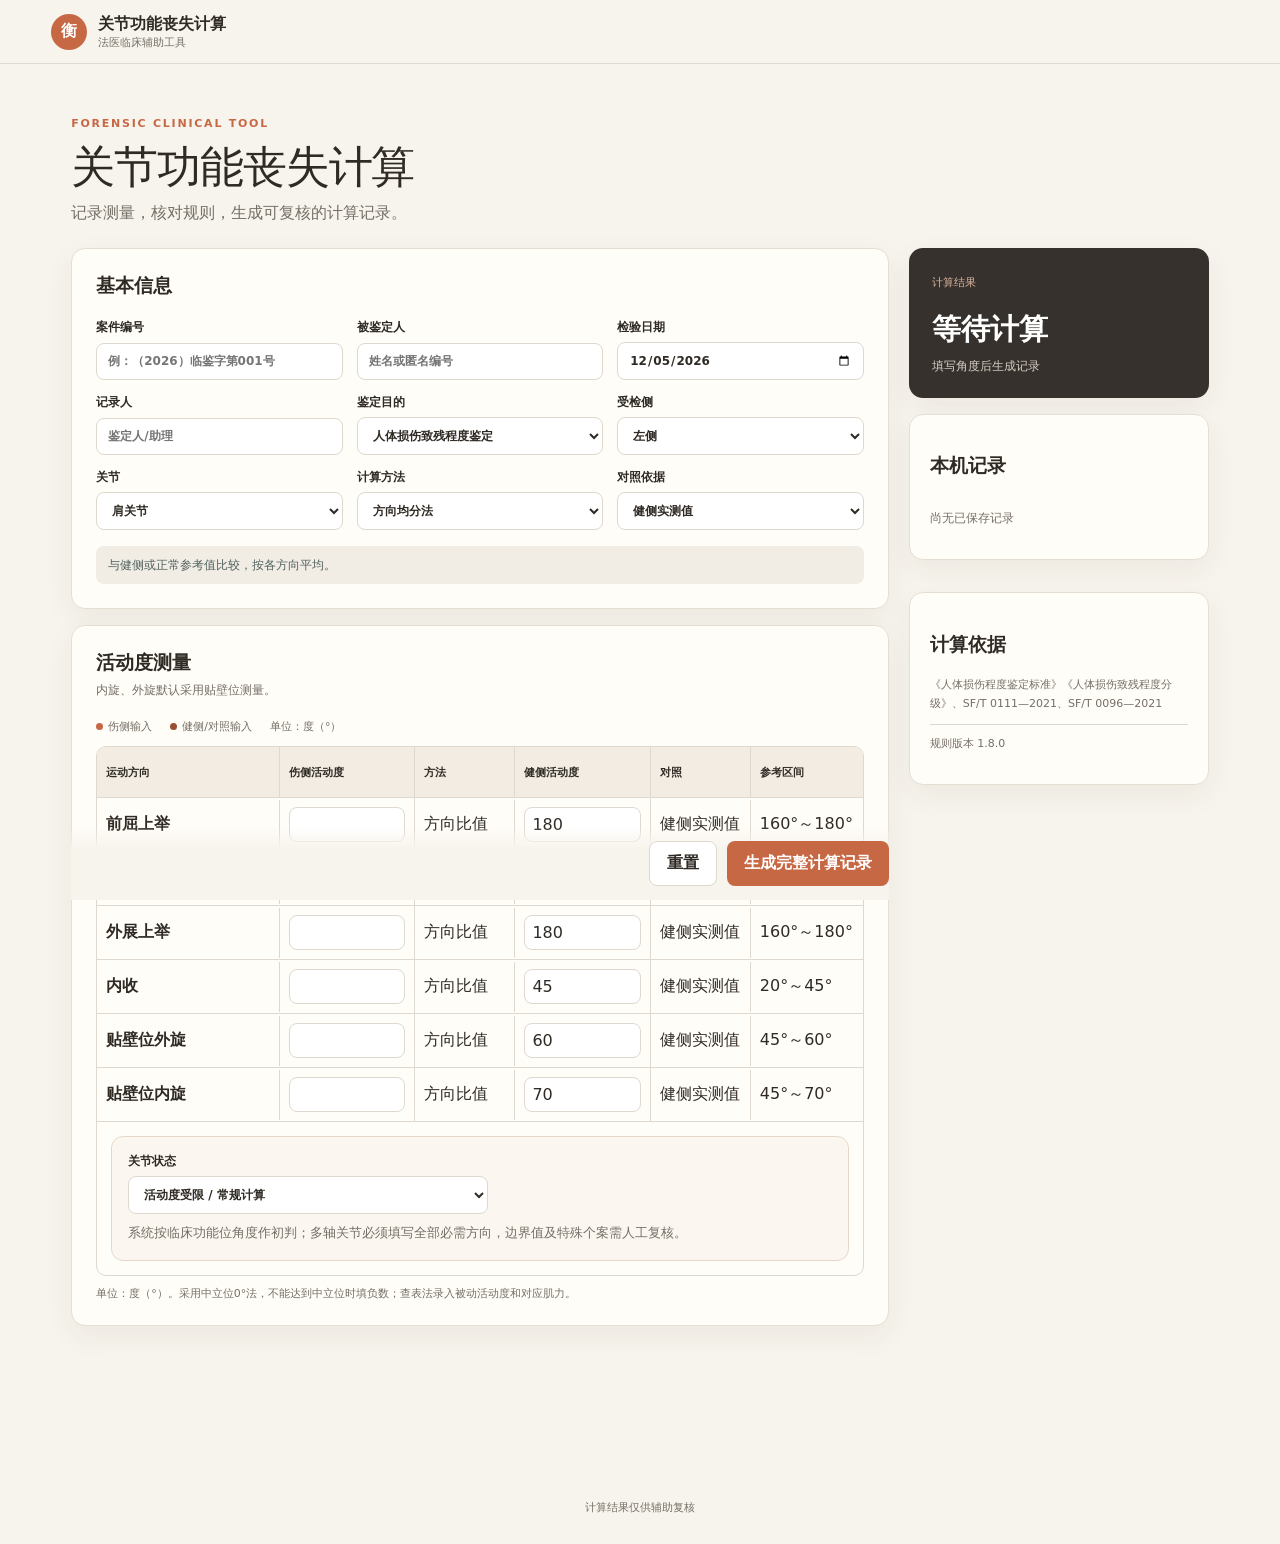
<file: index.html>
<!doctype html>
<html lang="zh-CN">
<head>
  <meta charset="utf-8">
  <meta name="viewport" content="width=device-width,initial-scale=1,viewport-fit=cover">
  <meta name="theme-color" content="#f7f4ed">
  <meta name="description" content="法医临床四肢大关节功能丧失百分比辅助计算与记录工具">
  <meta name="application-name" content="关节计算">
  <meta name="apple-mobile-web-app-capable" content="yes">
  <meta name="apple-mobile-web-app-status-bar-style" content="default">
  <meta property="og:type" content="website">
  <meta property="og:title" content="关节功能丧失辅助计算">
  <meta property="og:description" content="法医临床活动度计算与记录">
  <title>关节功能丧失辅助计算</title>
  <link rel="manifest" href="manifest.webmanifest">
  <link rel="icon" href="assets/icon.svg" type="image/svg+xml">
  <link rel="stylesheet" href="styles.css?v=1.8.0">
</head>
<body>
  <header class="topbar no-print">
    <div class="brand-mark" aria-hidden="true">衡</div>
    <div><strong>关节功能丧失计算</strong><span>法医临床辅助工具</span></div>
    <button class="icon-button" id="installButton" hidden>安装</button>
  </header>

  <main>
    <section class="hero no-print"><div><span class="eyebrow">FORENSIC CLINICAL TOOL</span><h1>关节功能丧失计算</h1><p>记录测量，核对规则，生成可复核的计算记录。</p></div></section>

    <div class="layout">
      <section class="workspace no-print">
        <form id="calculatorForm" novalidate>
          <div class="card">
            <div class="section-heading"><div><h2>基本信息</h2></div></div>
            <div class="form-grid meta-grid">
              <label>案件编号<input name="caseNumber" placeholder="例：（2026）临鉴字第001号"></label>
              <label>被鉴定人<input name="subjectName" placeholder="姓名或匿名编号"></label>
              <label>检验日期<input name="examDate" type="date"></label>
              <label>记录人<input name="examiner" placeholder="鉴定人/助理"></label>
              <label>鉴定目的<select name="appraisalType" id="appraisalType"><option value="injury">人体损伤程度鉴定</option><option value="disability" selected>人体损伤致残程度鉴定</option></select></label>
              <label>受检侧<select name="side"><option value="左侧">左侧</option><option value="右侧">右侧</option><option value="双侧分别计算">双侧分别计算</option><option value="不分侧">不分侧</option></select></label>
              <label>关节<select name="jointId" id="jointSelect"></select></label>
              <label>计算方法<select name="method" id="methodSelect"><option value="table">查表法（活动度 × 肌力）</option><option value="direction" selected>方向均分法</option><option value="hand">手功能专用</option></select></label>
              <label>对照依据<select name="referenceMode" id="referenceMode"><option value="healthy">健侧实测值</option><option value="standardUpper">正常参考值（区间上限）</option><option value="standardLower">正常参考值（区间下限）</option></select></label>
            </div>
            <div id="methodNotice" class="notice"></div>
          </div>

          <div class="card">
            <div class="section-heading"><div><h2>活动度测量</h2><p id="jointNote"></p></div></div>
            <div class="legend"><span><i class="dot affected"></i><span id="affectedLegendText">伤侧输入</span></span><span><i class="dot reference"></i><span id="referenceLegendText">健侧/对照输入</span></span><span>单位：度（°）</span></div>
            <div class="measurement-table" id="measurementTable"></div>
            <div class="field-help" id="measurementHelp">单位：度（°）。查表法录入被动活动度和对应肌力。</div>
          </div>

          <div class="action-bar">
            <button type="reset" class="button ghost">重置</button>
            <button type="submit" class="button primary">生成完整计算记录</button>
          </div>
        </form>
      </section>

      <aside class="side-panel no-print">
        <div class="result-card" id="liveSummary">
          <span class="result-label">计算结果</span><h3>等待计算</h3><p>填写角度后生成记录</p>
        </div>
        <div class="card compact"><h3>本机记录</h3><div id="historyList" class="history-list"><p class="muted">尚无已保存记录</p></div></div>
        <div class="card compact source-card"><h3>计算依据</h3><p>《人体损伤程度鉴定标准》《人体损伤致残程度分级》、SF/T 0111—2021、SF/T 0096—2021</p><p class="version">规则版本 1.8.0</p></div>
      </aside>
    </div>

    <section id="record" class="record" hidden aria-live="polite"></section>
  </main>

  <footer class="no-print"><p>计算结果仅供辅助复核</p></footer>
  <div id="toast" class="toast no-print" role="status"></div>

  <script src="src/joint-data.js?v=1.8.0"></script>
  <script src="src/calculator.js?v=1.8.0"></script>
  <script src="app.js?v=1.8.0"></script>
</body>
</html>
</file>
<file: styles.css>
:root{--ink:#2f2a24;--muted:#756e65;--paper:#f7f4ed;--card:#fffdf8;--line:#ded8ce;--accent:#c76845;--green:#3f3a34;--green2:#9a4f35;--yellow:#f1dfb8;--red:#a94635;--shadow:0 10px 30px rgba(63,51,39,.06);font-family:"Microsoft YaHei UI","PingFang SC","Noto Sans CJK SC",system-ui,sans-serif;color:var(--ink);background:var(--paper)}
*{box-sizing:border-box}body{margin:0;min-width:320px;background:var(--paper)}button,input,select,textarea{font:inherit;color:inherit}button{cursor:pointer}.topbar{height:64px;padding:0 clamp(18px,4vw,52px);display:flex;align-items:center;gap:11px;border-bottom:1px solid var(--line);background:rgba(255,255,255,.92);backdrop-filter:blur(12px);position:sticky;top:0;z-index:10}.topbar>div:nth-child(2){display:flex;flex-direction:column}.topbar span{font-size:11px;color:var(--muted)}.brand-mark{width:36px;height:36px;border-radius:10px;background:var(--green);color:white;display:grid;place-items:center;font-family:serif;font-weight:bold}.icon-button{margin-left:auto;border:1px solid var(--green);border-radius:9px;padding:7px 14px;background:transparent}.hero{max-width:1240px;margin:0 auto;padding:38px clamp(18px,4vw,52px) 24px}.hero h1{font-size:clamp(30px,4vw,44px);line-height:1.15;margin:0;letter-spacing:-.025em}.hero p{color:var(--muted);margin:9px 0 0}.eyebrow{font-size:11px;letter-spacing:.16em;color:var(--accent);font-weight:700}.layout{max-width:1240px;margin:0 auto;padding:0 clamp(18px,4vw,52px) 56px;display:grid;grid-template-columns:minmax(0,1fr) 300px;gap:20px;align-items:start}.workspace{min-width:0}.side-panel{display:grid;gap:16px;position:sticky;top:84px}.card{background:var(--card);border:1px solid var(--line);border-radius:14px;padding:24px;margin-bottom:16px;box-shadow:var(--shadow)}.card.compact{padding:20px}.section-heading{display:flex;align-items:start;margin-bottom:20px}.section-heading h2{font-size:19px;margin:0}.section-heading p{margin:5px 0 0;color:var(--muted);font-size:12px;line-height:1.5}.form-grid{display:grid;grid-template-columns:repeat(3,minmax(0,1fr));gap:14px}.meta-grid label:nth-last-child(-n+3){grid-column:auto}label{display:grid;gap:6px;font-size:12px;font-weight:600}input,select,textarea{width:100%;border:1px solid var(--line);border-radius:8px;background:#fff;padding:10px 11px;outline:none;transition:.2s}input:focus,select:focus,textarea:focus{border-color:var(--green2);box-shadow:0 0 0 3px rgba(36,96,87,.1)}.notice{margin-top:16px;border:0;background:#f4f6f4;padding:10px 12px;border-radius:8px;font-size:12px;line-height:1.55;color:#52615e}.notice.warning{border:0;background:#f8f3ef;color:#795543}.legend{display:flex;gap:18px;flex-wrap:wrap;margin-bottom:12px;color:var(--muted);font-size:11px}.dot{display:inline-block;width:7px;height:7px;border-radius:50%;margin-right:5px}.dot.affected{background:var(--accent)}.dot.reference{background:var(--green2)}.measurement-table{overflow-x:auto;border:1px solid var(--line);border-radius:10px}.measurement-row{display:grid;grid-template-columns:minmax(140px,1.35fr) minmax(105px,1fr) 100px minmax(105px,1fr) 100px 112px;align-items:center;min-width:700px;border-bottom:1px solid var(--line)}.measurement-row:last-child{border-bottom:0}.measurement-row.header{background:#edf2f0;color:var(--ink);font-size:11px;font-weight:700}.measurement-row>div{padding:9px;border-right:1px solid var(--line);min-height:50px;display:flex;align-items:center}.measurement-row>div:last-child{border-right:0}.measurement-row input,.measurement-row select{padding:7px}.motion-name{font-weight:700}.motion-name small{display:block;color:var(--muted);font-weight:400;margin-top:3px}.force-box{font-size:10px;font-weight:500;line-height:1.35}.force-box input{width:auto;margin:0 4px 0 0}.joint-status{margin:12px;max-width:360px}.hand-grid{display:grid;grid-template-columns:repeat(2,minmax(520px,1fr));gap:14px;padding:14px;min-width:1080px}.hand-panel{border:1px solid var(--line);border-radius:10px;overflow:hidden}.hand-panel h3{margin:0;padding:12px 14px;background:#edf2f0}.missing-score{padding:12px 14px;border-bottom:1px solid var(--line)}.hand-row{display:grid;grid-template-columns:76px minmax(210px,1fr) minmax(190px,1fr);align-items:center;border-bottom:1px solid var(--line)}.hand-row:last-child{border-bottom:0}.hand-row>div{padding:8px}.hand-row select{padding:7px}.hand-header{background:#f6f7f5;font-size:11px}.subtotal-row{font-weight:700;background:#f6f7f5}.field-help{font-size:11px;color:var(--muted);margin-top:10px}.action-bar{display:flex;justify-content:flex-end;gap:10px;padding-top:4px}.button{border:0;border-radius:8px;padding:11px 17px;font-weight:700}.button.primary{background:var(--green);color:#fff}.button.secondary{background:var(--accent);color:#fff}.button.ghost{background:#fff;border:1px solid var(--line)}.result-card{background:var(--green);color:#fff;border-radius:14px;padding:23px;min-height:150px;box-shadow:var(--shadow)}.result-label{font-size:11px;color:#b9d0cb}.result-card h3{font-size:29px;margin:20px 0 7px}.result-card p{color:#c7d7d3;line-height:1.5;margin:0;font-size:12px}.history-list{display:grid;gap:8px}.history-item{border:1px solid var(--line);background:white;border-radius:8px;padding:9px;text-align:left}.history-item strong,.history-item span{display:block}.history-item span{font-size:10px;color:var(--muted);margin-top:4px}.muted{color:var(--muted);font-size:12px}.source-card p{font-size:11px;line-height:1.65;color:var(--muted)}.version{border-top:1px solid var(--line);padding-top:10px}.record{max-width:1040px;margin:0 auto 70px;background:#fff;padding:42px;box-shadow:var(--shadow);border-radius:14px}.record-header{display:flex;justify-content:space-between;gap:30px;padding-bottom:20px;border-bottom:2px solid var(--green)}.record-header h2{font-size:27px;margin:0}.record-number{text-align:right;color:var(--muted);font-size:11px}.record-actions{display:flex;gap:9px;justify-content:flex-end;margin:20px 0}.record-meta{display:grid;grid-template-columns:repeat(4,1fr);border:1px solid var(--line);margin:20px 0}.record-meta div{padding:11px;border-right:1px solid var(--line);border-bottom:1px solid var(--line)}.record-meta div:nth-child(4n){border-right:0}.record-meta div:nth-last-child(-n+4){border-bottom:0}.record-meta small{display:block;color:var(--muted);margin-bottom:4px}.result-banner{display:grid;grid-template-columns:180px 1fr;gap:20px;background:#f0f5f3;border-left:4px solid var(--green);padding:18px;margin:18px 0}.result-value{font-family:Georgia,serif;font-size:42px;font-weight:bold}.result-banner p{margin:4px 0;line-height:1.5}.record-basis{font-size:11px;color:var(--muted);margin:16px 0}.record h3{font-size:16px;margin:25px 0 10px}.calc-table{width:100%;border-collapse:collapse;font-size:12px}.calc-table th,.calc-table td{padding:9px;border-bottom:1px solid var(--line);text-align:left}.calc-table th{background:#f1f4f2}.formula-box{font-family:Consolas,"Microsoft YaHei UI",sans-serif;background:#f6f7f5;border:1px solid var(--line);padding:13px;border-radius:7px;line-height:1.65}.record-disclaimer{font-size:11px;color:var(--muted);border-top:1px solid var(--line);margin-top:24px;padding-top:13px}footer{text-align:center;color:var(--muted);font-size:11px;padding:18px}.toast{position:fixed;left:50%;bottom:26px;transform:translate(-50%,20px);background:#172e2b;color:#fff;padding:10px 17px;border-radius:99px;opacity:0;pointer-events:none;transition:.25s;z-index:99}.toast.show{opacity:1;transform:translate(-50%,0)}
.hand-details{border-bottom:1px solid var(--line)}.hand-details summary{padding:11px 14px;font-weight:700;background:#faf7f0;cursor:pointer}.hand-rom-row{display:grid;grid-template-columns:minmax(136px,1.25fr) 70px 70px 150px 84px minmax(190px,1.6fr);align-items:center;border-top:1px solid var(--line);font-size:11px}.hand-rom-row>div,.injury-segment-row>div{padding:7px}.hand-rom-row small{display:block;color:var(--muted);margin-top:2px}.hand-rom-row input,.hand-rom-row select,.injury-segment-row input,.injury-segment-row select{padding:6px}.hand-rom-header,.injury-segment-header{background:#f5f0e7;font-weight:700}.hand-band{color:var(--green2);line-height:1.35}.injury-segment-row{display:grid;grid-template-columns:minmax(110px,1fr) 52px 132px 88px 98px;align-items:center;border-top:1px solid var(--line);font-size:11px}.direct-clauses{display:flex;gap:14px;align-items:center;flex-wrap:wrap;padding:12px 14px;border-top:1px solid var(--line);background:#faf7f0;font-size:11px}.direct-clauses label{display:flex;grid:unset;align-items:center;gap:5px}.direct-clauses input{width:auto}
.hand-grid{grid-template-columns:1fr;min-width:0;gap:12px}.hand-panel{background:#fff}.hand-side>summary{display:flex;justify-content:space-between;align-items:center;padding:13px 15px;background:#eaf1ee;cursor:pointer;list-style:none}.hand-side>summary::-webkit-details-marker{display:none}.hand-side>summary span{font-size:15px;font-weight:800}.hand-side>summary small{color:var(--muted);font-size:10px}.hand-workflow{display:flex;align-items:center;gap:10px;padding:12px 14px;background:#f4f7f5;border-bottom:1px solid var(--line);font-size:11px;color:#52615e}.hand-workflow span{display:flex;align-items:center;gap:6px;white-space:nowrap}.hand-workflow b{display:grid;place-items:center;width:20px;height:20px;border-radius:50%;background:var(--green);color:#fff}.hand-workflow i{height:1px;flex:1;background:var(--line)}.action-bar{position:sticky;bottom:0;z-index:5;padding:14px 0;background:linear-gradient(180deg,rgba(243,245,242,0),var(--paper) 30%)}
.topbar{background:rgba(247,244,237,.9)}.brand-mark{background:var(--accent);border-radius:50%}.hero{padding-top:48px}.hero h1{font-family:Georgia,"Songti SC","SimSun",serif;font-weight:500;margin-top:12px}.card,.record{border-color:#e5ded3}.section-heading h2,.record-header h2{font-family:Georgia,"Songti SC","SimSun",serif;font-weight:600}.measurement-row.header,.hand-side>summary{background:#f2ece2}.notice{background:#f1ede5}.notice.warning{background:#f7e9df;color:#77432f}.button.primary{background:var(--accent)}.button.primary:hover{background:#b85a3b}.button.secondary{background:#74675b}.result-card{background:#36312c}.result-card p{color:#d8d0c6}.result-label{color:#d9b39f}.result-value{color:var(--accent)}.result-banner{background:#f6eee7;border-left-color:var(--accent)}.record-header{border-bottom-color:var(--accent)}.formula-box{background:#f7f3ec}.finding-box{background:#fbf1e8;border:1px solid #ead1c1;border-radius:10px;padding:14px;line-height:1.75}.ankylosis-card{margin:14px;padding:16px;border:1px solid #e6d7c9;border-radius:12px;background:#fbf7f0}.ankylosis-card>label{max-width:360px}.ankylosis-card>small{display:block;margin-top:9px;color:var(--muted);line-height:1.55}.ankylosis-fields{display:grid;grid-template-columns:repeat(2,minmax(0,1fr));gap:12px;margin-top:14px;padding-top:14px;border-top:1px solid var(--line)}.ankylosis-fields[hidden]{display:none}.position-inputs{display:grid;grid-template-columns:repeat(3,minmax(0,1fr));gap:10px;grid-column:1/-1}.position-note{grid-column:1/-1;margin:0;color:var(--muted);font-size:12px;line-height:1.55}.check-field{display:flex;grid-column:1/-1;align-items:flex-start;gap:8px;font-weight:500;line-height:1.5}.check-field input{width:auto;margin-top:2px}.ankylosis-sentence{grid-column:1/-1;margin:0;padding:11px 12px;border-radius:8px;background:#f1ebe2;color:#6f5f51;font-size:12px;line-height:1.65}.ankylosis-sentence[data-state="functionalLikely"]{background:#eaf3ee;color:#285641;border-left:3px solid #39825e}.ankylosis-sentence[data-state="nonfunctionalLikely"]{background:#f8e9e3;color:#7a382d;border-left:3px solid var(--accent)}.ankylosis-sentence[data-state="borderline"],.ankylosis-sentence[data-state="insufficient"]{background:#fff4d9;color:#72551e;border-left:3px solid #c9962e}.ankylosis-sentence[data-confirmed="true"]{box-shadow:inset 0 0 0 1px rgba(48,86,65,.16)}
@media(max-width:680px){.measurement-table{overflow-x:auto}.hand-grid{min-width:0;padding:9px}.hand-side{overflow-x:auto}.hand-details{min-width:730px}.hand-row{grid-template-columns:72px 250px 210px}.direct-clauses{align-items:flex-start;flex-direction:column}.hand-workflow{overflow-x:auto}.hand-workflow i{min-width:28px}.record{overflow-x:auto}.ankylosis-fields,.position-inputs{grid-template-columns:1fr}}
@media(max-width:1050px){.layout{grid-template-columns:1fr}.side-panel{position:static;grid-template-columns:1fr 1fr}.source-card{grid-column:1/-1}.form-grid{grid-template-columns:repeat(2,1fr)}}
@media(max-width:680px){.hero{padding-top:38px;display:block}.hero p{margin-top:24px}.layout{padding-left:14px;padding-right:14px}.card{padding:20px;border-radius:14px}.form-grid{grid-template-columns:1fr}.side-panel{grid-template-columns:1fr}.source-card{grid-column:auto}.action-bar .button{flex:1;padding:12px 8px}.record{padding:22px;margin:0 10px 50px}.record-header{display:block}.record-number{text-align:left}.record-meta{grid-template-columns:repeat(2,1fr)}.record-meta div:nth-child(4n){border-right:1px solid var(--line)}.record-meta div:nth-child(2n){border-right:0}.record-meta div:nth-last-child(-n+4){border-bottom:1px solid var(--line)}.record-meta div:nth-last-child(-n+2){border-bottom:0}.result-banner{grid-template-columns:1fr}.topbar{padding:0 16px}}
@media print{@page{size:A4;margin:16mm}body{background:#fff}.no-print,footer{display:none!important}.record{display:block!important;max-width:none;margin:0;padding:0;box-shadow:none;border-radius:0}.record-actions{display:none}.record-header h2{font-size:24px}.record-meta{break-inside:avoid}.calc-table{font-size:10.5px}.calc-table th,.calc-table td{padding:6px}.record h3{break-after:avoid}.result-banner{break-inside:avoid}.formula-box,.record-notes{break-inside:avoid}a{color:inherit;text-decoration:none}}
</file>
